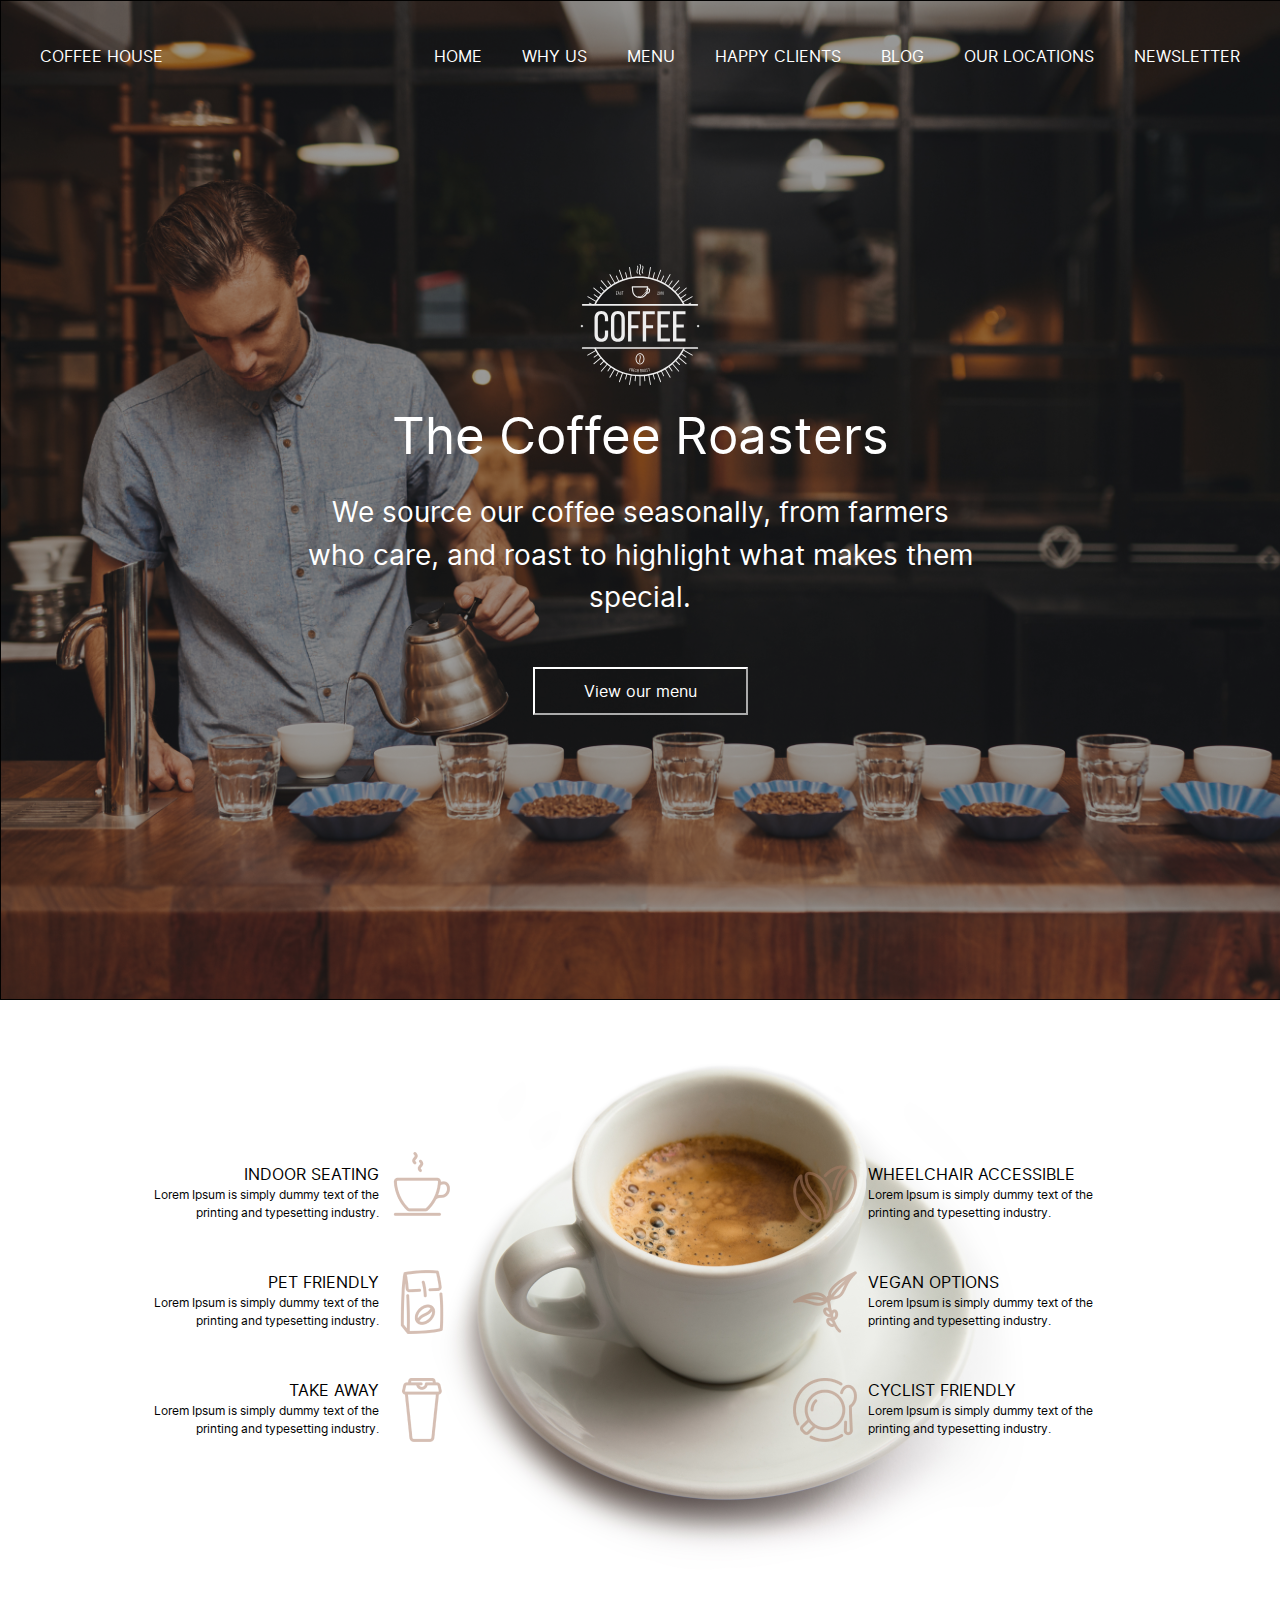
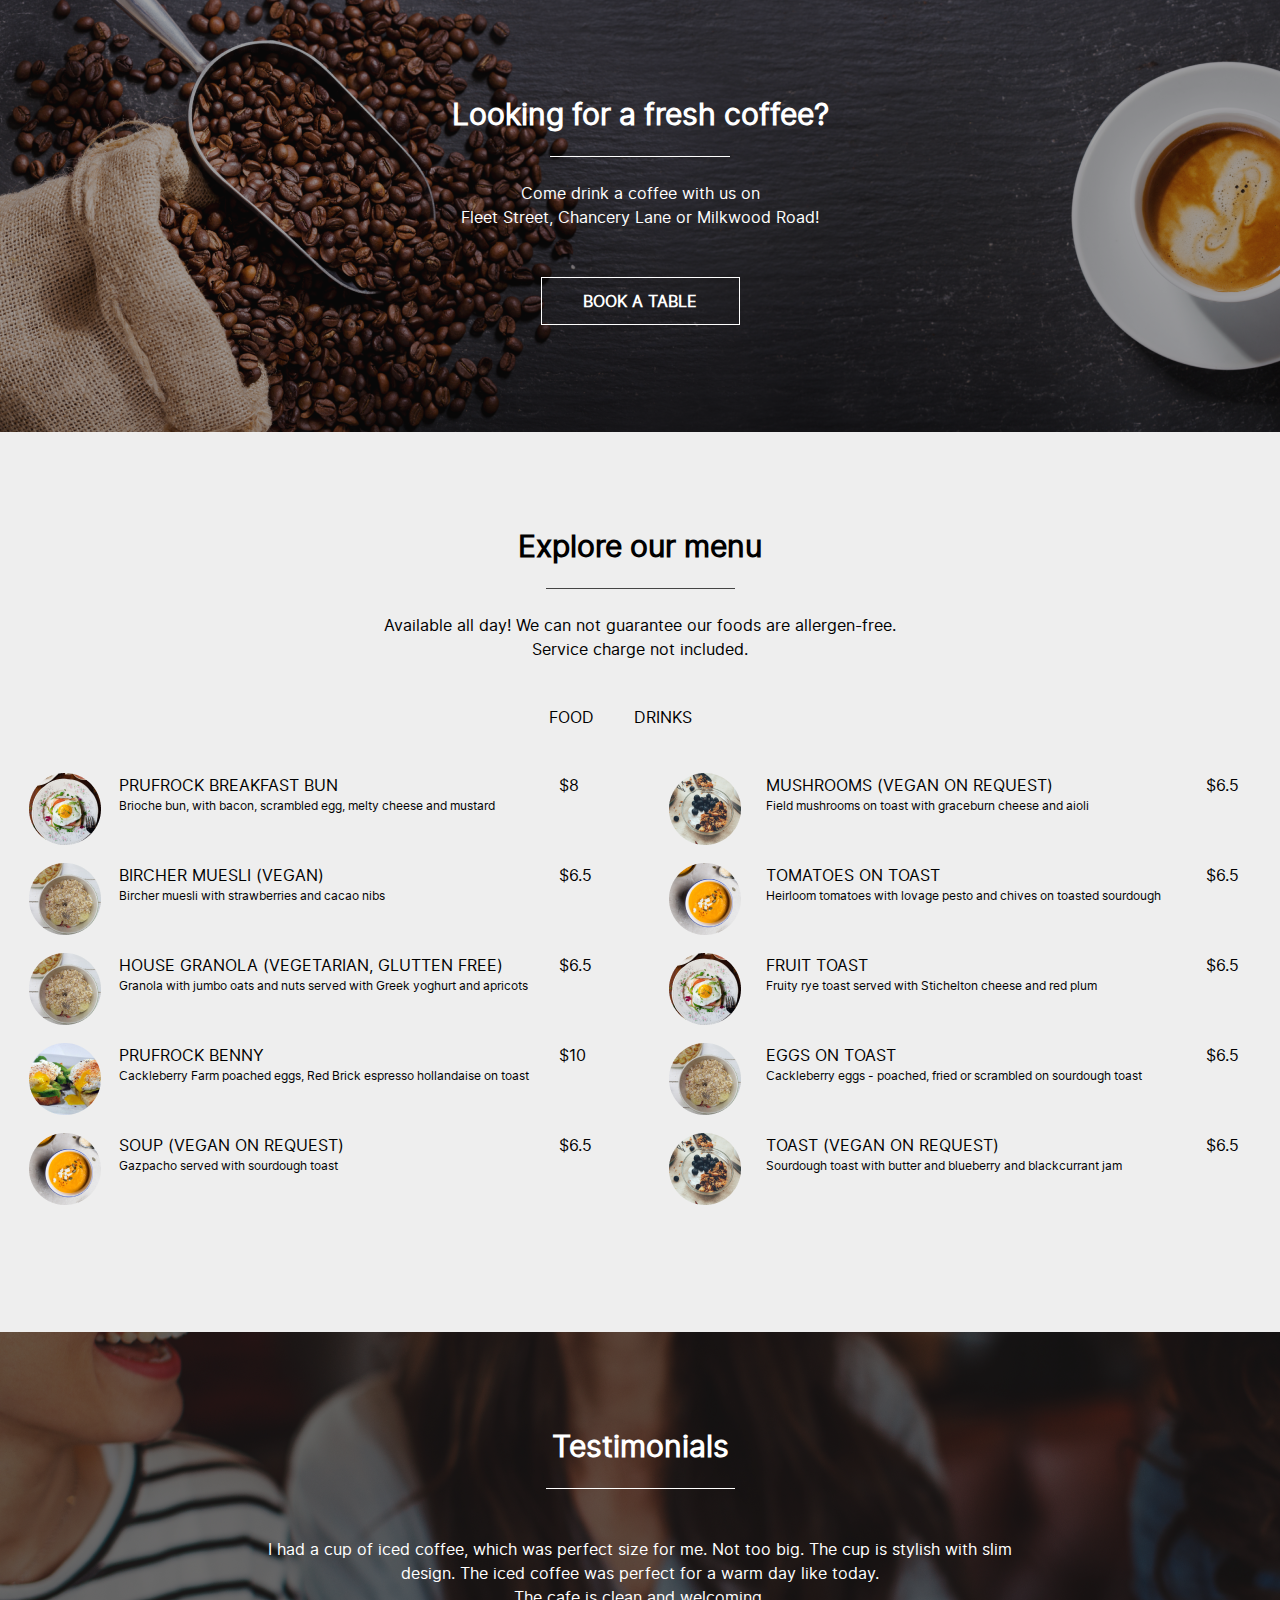
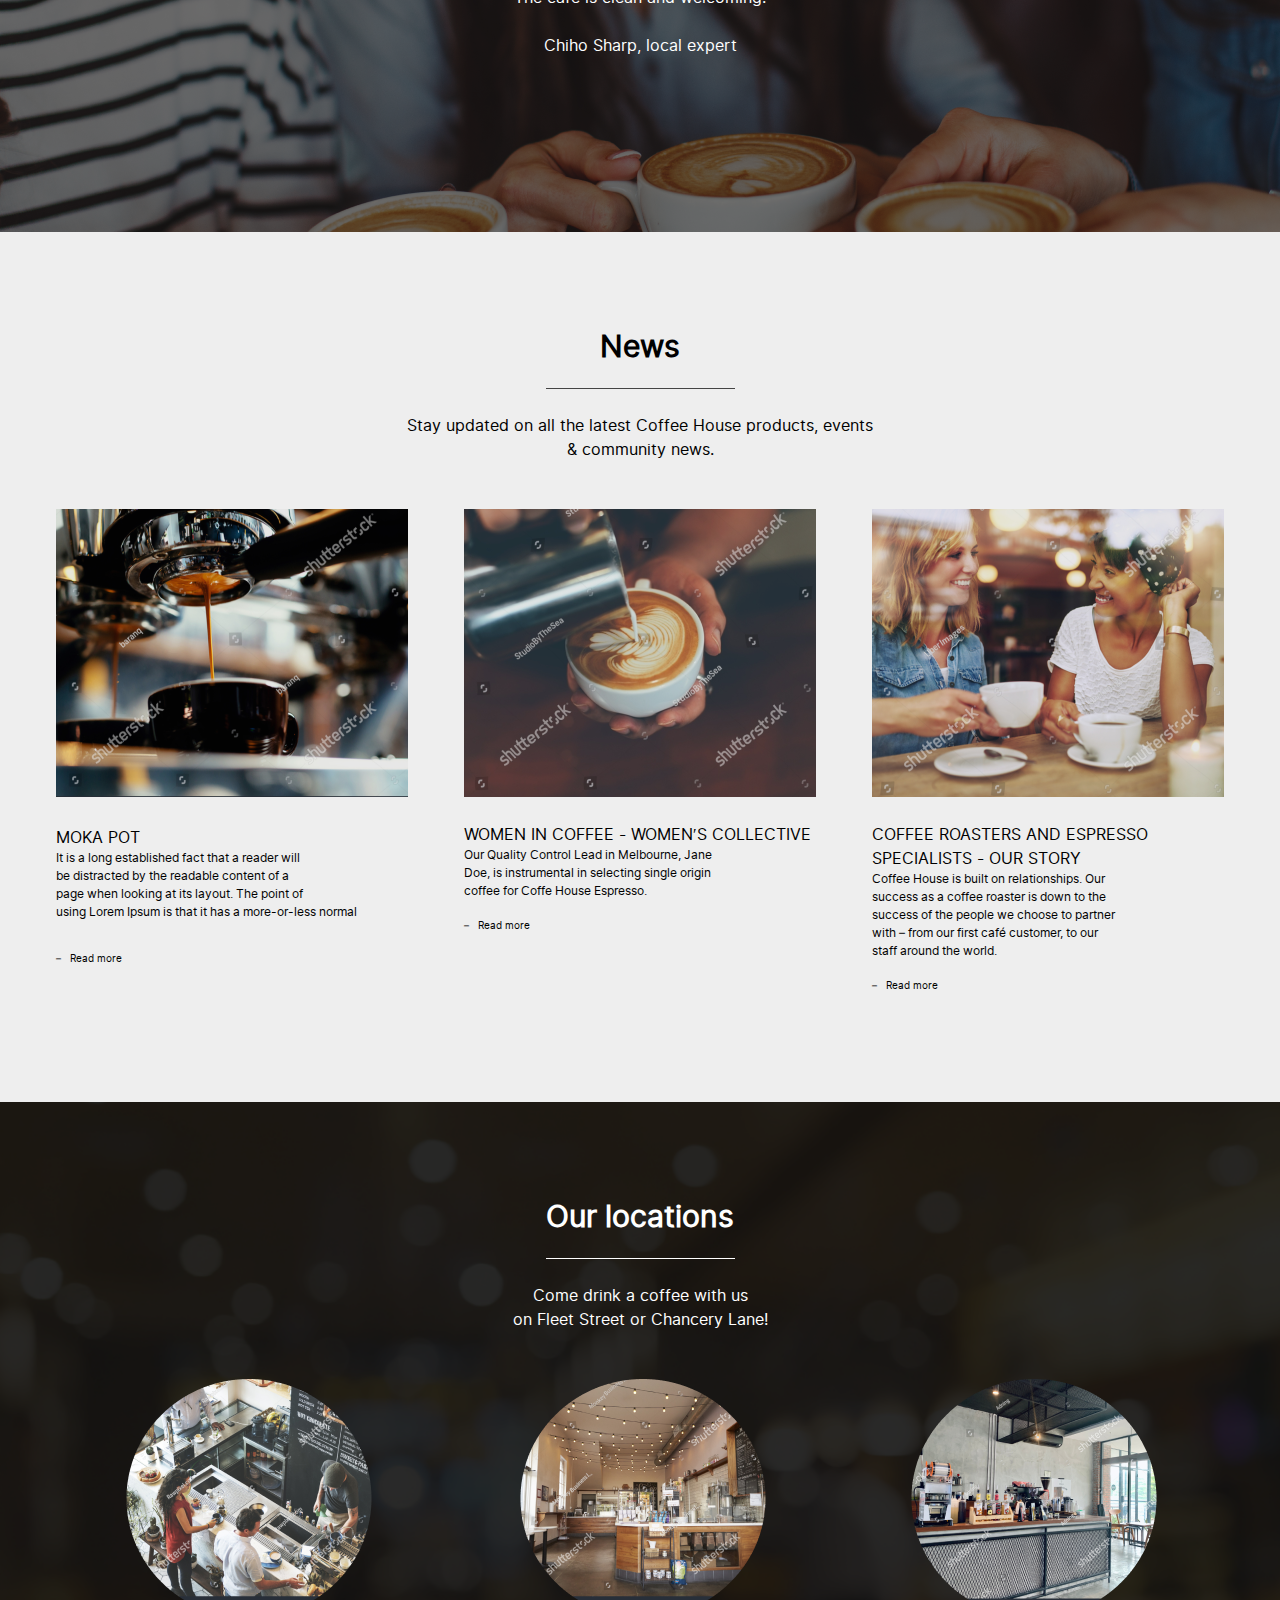
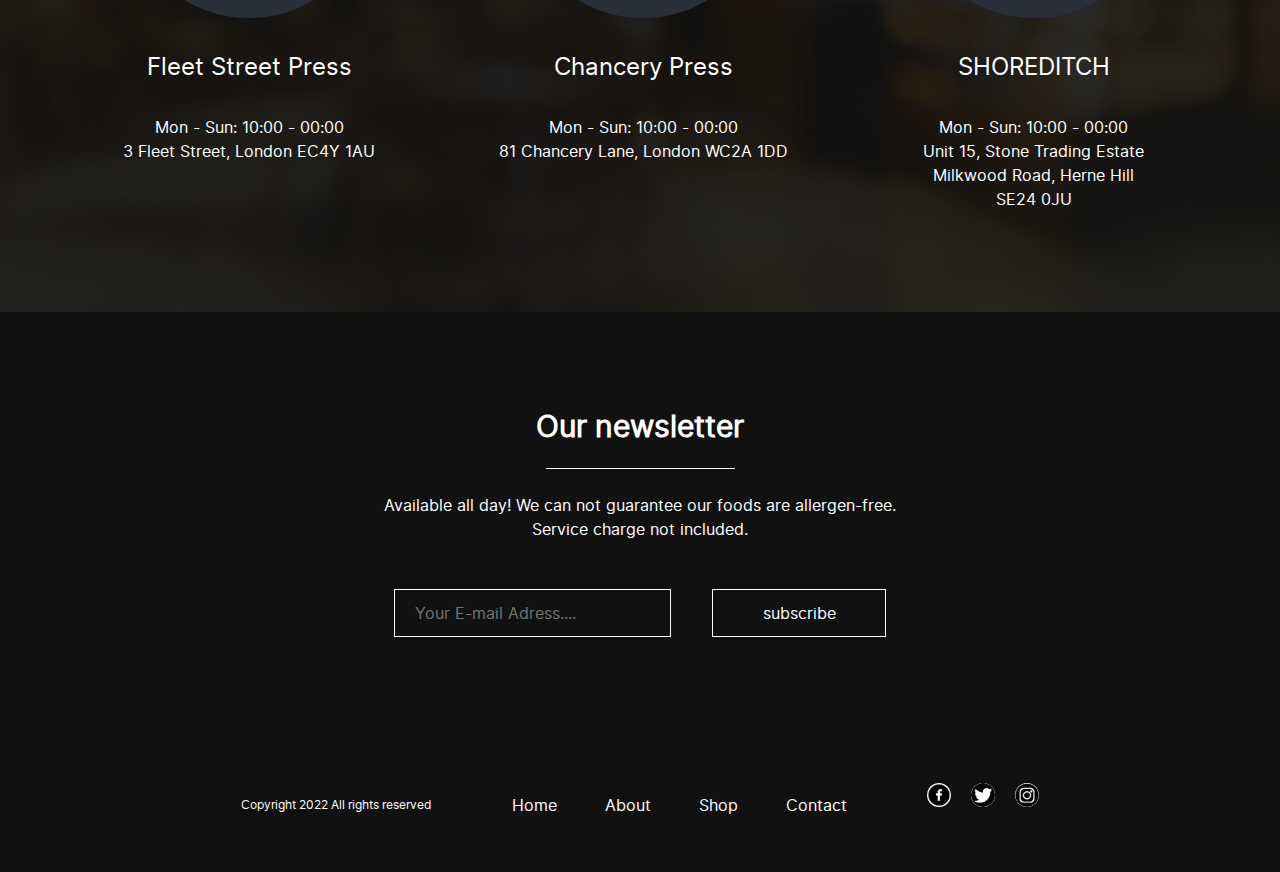
<file: index.html>
<!DOCTYPE html>
<html lang="en">

<head>
    <meta charset="UTF-8">
    <meta http-equiv="X-UA-Compatible" content="IE=edge">
    <meta name="viewport"
        content="width=device-width, initial-scale=1.0, minimum-scale=1.0, maximum-scale=1.0, user-scalable=no">
    <title>Document</title>
    <link rel="stylesheet" href="css/style.css">
</head>

<body>
    <main>
        <section class="main">
            <div class="hamburger">
                <span></span>
                <span></span>
                <span></span>
            </div>
            <header class="main__hdr"><a href="index.html">Coffee House</a></header>
            <nav class="main__nav">
                <ul class="main__nav-item">
                    <li class="main__nav-list"><a href="#home">Home</a></li>
                    <li class="main__nav-list"><a href="#why-us">why us</a></li>
                    <li class="main__nav-list"><a href="#menu">menu</a></li>
                    <li class="main__nav-list"><a href="#happy-clients">happy clients</a></li>
                    <li class="main__nav-list"><a href="#blog">blog</a></li>
                    <li class="main__nav-list"><a href="#our-locations">our locations</a></li>
                    <li class="main__nav-list"><a href="#newsletter">newsletter</a></li>
                </ul>
            </nav>
            <div class="main__text">
                <img class="main__img" src="img/Group_2.svg" alt="Icon">
                <h1 class="main__text-h1">The Coffee Roasters</h1>
                <p class="main__text-p">We source our coffee seasonally, from farmers <br> who care, and roast to
                    highlight what makes them <br> special.</p>
                <button class="main__btn">View our menu</button>
            </div>
        </section>
        <section class="product">
            <div class="product__left">
                <div class="product__left-coc">
                    <h4>INDOOR SEATING</h4>
                    <p class="product__left_cup">Lorem Ipsum is simply dummy text of the <br> printing and typesetting
                        industry.</p>
                </div>
                <div class="product__left-poc">
                    <h4>Pet Friendly</h4>
                    <p>Lorem Ipsum is simply dummy text of the <br> printing and typesetting industry.</p>
                </div>
                <div class="product__left-stakan">
                    <h4>Take Away</h4>
                    <p>Lorem Ipsum is simply dummy text of the <br> printing and typesetting industry.</p>
                </div>
            </div>
            <div class="product__right">
                <div class="product__right-grain">
                    <h4>Wheelchair Accessible</h4>
                    <p>Lorem Ipsum is simply dummy text of the <br> printing and typesetting industry.</p>
                </div>
                <div class="product__right-leaf">
                    <h4>Vegan Options</h4>
                    <p>Lorem Ipsum is simply dummy text of the <br> printing and typesetting industry.</p>
                </div>
                <div class="product__right-cws">
                    <h4>Cyclist Friendly</h4>
                    <p>Lorem Ipsum is simply dummy text of the <br> printing and typesetting industry.</p>
                </div>
            </div>
        </section>
        <section class="freshcoffee">
            <h2 class="freshcoffee__title">Looking for a fresh coffee?</h2>
            <hr class="freshcoffee__hr">
            <h4 class="freshcoffee__text">Come drink a coffee with us on <br>
                Fleet Street, Chancery Lane or Milkwood Road!</h4>
            <button class="freshcoffee__btn">book a table</button>
        </section>
        <section class="exmenu">
            <h2 class="exmenu__title">Explore our menu</h2>
            <hr class="exmenu__hr">
            <h4 class="exmenu__text">Available all day! We can not guarantee our foods are allergen-free. <br> Service
                charge not included.</h4>
            <ul class="exmenu__list">
                <li class="exmenu__item"><a class="second" href="#">FOOD</a></li>
                <li class="exmenu__item"><a class="second" href="#">DRINKS</a></li>
            </ul>
            <div class="exmenu__common">
                <div class="exmenu__left">
                    <div class="exmenu__left-m1">
                        <h4>Prufrock Breakfast Bun <span class="left">$8</span></h4>
                        <p>Brioche bun, with bacon, scrambled egg, melty cheese and mustard</p>
                    </div>
                    <div class="exmenu__left-m2">
                        <h4>Bircher muesli (VEgan) <span class="left">$6.5</span></h4>
                        <p>Bircher muesli with strawberries and cacao nibs</p>
                    </div>
                    <div class="exmenu__left-m3">
                        <h4>House Granola (Vegetarian, Glutten Free) <span class="left">$6.5</span></h4>
                        <p>Granola with jumbo oats and nuts served with Greek yoghurt and apricots</p>
                    </div>
                    <div class="exmenu__left-m4">
                        <h4>Prufrock benny <span class="left">$10</span></h4>
                        <p>Cackleberry Farm poached eggs, Red Brick espresso hollandaise on toast</p>
                    </div>
                    <div class="exmenu__left-m5">
                        <h4>Soup (Vegan on request) <span class="left">$6.5</span></h4>
                        <p>Gazpacho served with sourdough toast</p>
                    </div>
                </div>
                <div class="exmenu__right">
                    <div class="exmenu__right-m6">
                        <h4>Mushrooms (Vegan on request) <span class="right">$6.5</span></h4>
                        <p>Field mushrooms on toast with graceburn cheese and aioli</p>
                    </div>
                    <div class="exmenu__right-m7">
                        <h4>Tomatoes on toast <span class="right">$6.5</span></h4>
                        <p>Heirloom tomatoes with lovage pesto and chives on toasted sourdough</p>
                    </div>
                    <div class="exmenu__right-m8">
                        <h4>Fruit Toast <span class="right">$6.5</span></h4>
                        <p>Fruity rye toast served with Stichelton cheese and red plum</p>
                    </div>
                    <div class="exmenu__right-m9">
                        <h4>Eggs on toast <span class="right">$6.5</span></h4>
                        <p>Cackleberry eggs - poached, fried or scrambled on sourdough toast</p>
                    </div>
                    <div class="exmenu__right-m10">
                        <h4>Toast (Vegan on request) <span class="right">$6.5</span></h4>
                        <p>Sourdough toast with butter and blueberry and blackcurrant jam</p>
                    </div>
                </div>
            </div>
        </section>
        <section class="test">
            <h2 class="test__title">Testimonials</h2>
            <hr class="test__hr">
            <h4 class="test__text">I had a cup of iced coffee, which was perfect size for me. Not too big. The cup is
                stylish with slim <br> design. The iced coffee was perfect for a warm day like today. <br>
                The cafe is clean and welcoming. <br><br> Chiho Sharp, local expert</h4>
        </section>
        <section class="news">
            <h2 class="news__title">News</h2>
            <hr class="news__hr">
            <h4 class="news__text">Stay updated on all the latest Coffee House products, events <br> &amp; community
                news.</h4>
            <div class="news__articles">
                <div class="news__blog1">
                    <img class="news__img2" src="img/blog.png" alt="turka">
                    <h4>Moka pot</h4>
                    <p>It is a long established fact that a reader will <br> be distracted by the readable content of a
                        <br> page when looking at its layout. The point of <br> using Lorem Ipsum is that it has a
                        more-or-less normal
                    </p> <br><br>
                    <a class="news__link" href="#">&ndash; &nbsp; Read more</a>
                </div>
                <div class="news__blog2">
                    <img class="news__img1" src="img/blog1.png" alt="cup">
                    <h4>Women in Coffee - Women&prime;s Collective</h4>
                    <p>Our Quality Control Lead in Melbourne, Jane <br> Doe, is instrumental in selecting single origin
                        <br> coffee for Coffe House Espresso.
                    </p> <br><br>
                    <a class="news__link" href="#">&ndash; &nbsp; Read more</a>
                </div>
                <div class="news__blog3">
                    <img class="news__img" src="img/blog2.png" alt="chicks">
                    <h4>Coffee Roasters and Espresso <br> Specialists - Our Story</h4>
                    <p>Coffee House is built on relationships. Our <br> success as a coffee roaster is down to the <br>
                        success of the people we choose to partner <br> with – from our first café customer, to our <br>
                        staff around the world.</p> <br><br>
                    <a class="news__link" href="#">&ndash; &nbsp; Read more</a>
                </div>
            </div>
        </section>
        <section class="location">
            <h2 class="location__title">Our locations</h2>
            <hr class="location__hr">
            <h4 class="location__text">Come drink a coffee with us <br>
                on Fleet Street or Chancery Lane!</h4>
            <div class="loki">
                <div class="loki__one">
                    <img class="loki__img" src="img/Fleet_Street_Press.png" alt="coffee">
                    <h3>Fleet Street Press</h3>
                    <h4 class="loki__text">Mon - Sun: 10:00 - 00:00 <br> 3 Fleet Street, London EC4Y 1AU</h4>
                </div>
                <div class="loki__two">
                    <img class="loki__img2" src="img/Chancery_Press.png" alt="hall">
                    <h3>Chancery Press</h3>
                    <h4 class="loki__text2">Mon - Sun: 10:00 - 00:00 <br>81 Chancery Lane, London WC2A 1DD</h4>
                </div>
                <div class="loki__three">
                    <img class="loki__img3" src="img/SHOREDITCH.png" alt="bar">
                    <h3>SHOREDITCH</h3>
                    <h4 class="loki__text3">Mon - Sun: 10:00 - 00:00 <br>Unit 15, Stone Trading Estate <br>Milkwood
                        Road, Herne Hill <br> SE24 0JU</h4>
                </div>
            </div>
        </section>
        <footer class="footer">
            <h2 class="footer__title">Our newsletter</h2>
            <hr class="footer__hr">
            <h4 class="footer__text">Available all day! We can not guarantee our foods are allergen-free. <br> Service
                charge not included.</h4>
            <div>
                <input type="email" name="E-mail" id="#" placeholder="Your E-mail Adress....">
                <button class="footer__btn" type="submit">subscribe</button>
            </div>
            <div class="footer__low">
                <p>Copyright 2022 All rights reserved</p>
                <ul class="footer__list">
                    <li class="footer__item">Home</li>
                    <li class="footer__item">About</li>
                    <li class="footer__item">Shop</li>
                    <li class="footer__item">Contact</li>
                </ul>
                <div class="footer__soc">
                    <img class="footer__face" src="img/icons/facebook.png" alt="facebook">
                    <img class="footer__twit" src="img/icons/social.png" alt="twitter">
                    <img class="footer__inst" src="img/icons/instagram.png" alt="instagram">
                </div>
            </div>
        </footer>
    </main>
    <script src="js/script.js"></script>
</body>

</html>
</file>
<file: css/style.css>
/*! normalize.css v8.0.1 | MIT License | github.com/necolas/normalize.css */
/* Document
   ========================================================================== */
/**
 * 1. Correct the line height in all browsers.
 * 2. Prevent adjustments of font size after orientation changes in iOS.
 */
html {
  line-height: 1.15; /* 1 */
  -webkit-text-size-adjust: 100%; /* 2 */
}

/* Sections
   ========================================================================== */
/**
 * Remove the margin in all browsers.
 */
body {
  margin: 0;
}

/**
 * Render the `main` element consistently in IE.
 */
main {
  display: block;
}

/**
 * Correct the font size and margin on `h1` elements within `section` and
 * `article` contexts in Chrome, Firefox, and Safari.
 */
h1 {
  font-size: 2em;
  margin: 0.67em 0;
}

/* Grouping content
   ========================================================================== */
/**
 * 1. Add the correct box sizing in Firefox.
 * 2. Show the overflow in Edge and IE.
 */
hr {
  box-sizing: content-box; /* 1 */
  height: 0; /* 1 */
  overflow: visible; /* 2 */
}

/**
 * 1. Correct the inheritance and scaling of font size in all browsers.
 * 2. Correct the odd `em` font sizing in all browsers.
 */
pre {
  font-family: monospace, monospace; /* 1 */
  font-size: 1em; /* 2 */
}

/* Text-level semantics
   ========================================================================== */
/**
 * Remove the gray background on active links in IE 10.
 */
a {
  background-color: transparent;
}

/**
 * 1. Remove the bottom border in Chrome 57-
 * 2. Add the correct text decoration in Chrome, Edge, IE, Opera, and Safari.
 */
abbr[title] {
  border-bottom: none; /* 1 */
  text-decoration: underline; /* 2 */
  text-decoration: underline dotted; /* 2 */
}

/**
 * Add the correct font weight in Chrome, Edge, and Safari.
 */
b,
strong {
  font-weight: bolder;
}

/**
 * 1. Correct the inheritance and scaling of font size in all browsers.
 * 2. Correct the odd `em` font sizing in all browsers.
 */
code,
kbd,
samp {
  font-family: monospace, monospace; /* 1 */
  font-size: 1em; /* 2 */
}

/**
 * Add the correct font size in all browsers.
 */
small {
  font-size: 80%;
}

/**
 * Prevent `sub` and `sup` elements from affecting the line height in
 * all browsers.
 */
sub,
sup {
  font-size: 75%;
  line-height: 0;
  position: relative;
  vertical-align: baseline;
}

sub {
  bottom: -0.25em;
}

sup {
  top: -0.5em;
}

/* Embedded content
   ========================================================================== */
/**
 * Remove the border on images inside links in IE 10.
 */
img {
  border-style: none;
}

/* Forms
   ========================================================================== */
/**
 * 1. Change the font styles in all browsers.
 * 2. Remove the margin in Firefox and Safari.
 */
button,
input,
optgroup,
select,
textarea {
  font-family: inherit; /* 1 */
  font-size: 100%; /* 1 */
  line-height: 1.15; /* 1 */
  margin: 0; /* 2 */
}

/**
 * Show the overflow in IE.
 * 1. Show the overflow in Edge.
 */
button,
input { /* 1 */
  overflow: visible;
}

/**
 * Remove the inheritance of text transform in Edge, Firefox, and IE.
 * 1. Remove the inheritance of text transform in Firefox.
 */
button,
select { /* 1 */
  text-transform: none;
}

/**
 * Correct the inability to style clickable types in iOS and Safari.
 */
button,
[type=button],
[type=reset],
[type=submit] {
  -webkit-appearance: button;
}

/**
 * Remove the inner border and padding in Firefox.
 */
button::-moz-focus-inner,
[type=button]::-moz-focus-inner,
[type=reset]::-moz-focus-inner,
[type=submit]::-moz-focus-inner {
  border-style: none;
  padding: 0;
}

/**
 * Restore the focus styles unset by the previous rule.
 */
button:-moz-focusring,
[type=button]:-moz-focusring,
[type=reset]:-moz-focusring,
[type=submit]:-moz-focusring {
  outline: 1px dotted ButtonText;
}

/**
 * Correct the padding in Firefox.
 */
fieldset {
  padding: 0.35em 0.75em 0.625em;
}

/**
 * 1. Correct the text wrapping in Edge and IE.
 * 2. Correct the color inheritance from `fieldset` elements in IE.
 * 3. Remove the padding so developers are not caught out when they zero out
 *    `fieldset` elements in all browsers.
 */
legend {
  box-sizing: border-box; /* 1 */
  color: inherit; /* 2 */
  display: table; /* 1 */
  max-width: 100%; /* 1 */
  padding: 0; /* 3 */
  white-space: normal; /* 1 */
}

/**
 * Add the correct vertical alignment in Chrome, Firefox, and Opera.
 */
progress {
  vertical-align: baseline;
}

/**
 * Remove the default vertical scrollbar in IE 10+.
 */
textarea {
  overflow: auto;
}

/**
 * 1. Add the correct box sizing in IE 10.
 * 2. Remove the padding in IE 10.
 */
[type=checkbox],
[type=radio] {
  box-sizing: border-box; /* 1 */
  padding: 0; /* 2 */
}

/**
 * Correct the cursor style of increment and decrement buttons in Chrome.
 */
[type=number]::-webkit-inner-spin-button,
[type=number]::-webkit-outer-spin-button {
  height: auto;
}

/**
 * 1. Correct the odd appearance in Chrome and Safari.
 * 2. Correct the outline style in Safari.
 */
[type=search] {
  -webkit-appearance: textfield; /* 1 */
  outline-offset: -2px; /* 2 */
}

/**
 * Remove the inner padding in Chrome and Safari on macOS.
 */
[type=search]::-webkit-search-decoration {
  -webkit-appearance: none;
}

/**
 * 1. Correct the inability to style clickable types in iOS and Safari.
 * 2. Change font properties to `inherit` in Safari.
 */
::-webkit-file-upload-button {
  -webkit-appearance: button; /* 1 */
  font: inherit; /* 2 */
}

/* Interactive
   ========================================================================== */
/*
 * Add the correct display in Edge, IE 10+, and Firefox.
 */
details {
  display: block;
}

/*
 * Add the correct display in all browsers.
 */
summary {
  display: list-item;
}

/* Misc
   ========================================================================== */
/**
 * Add the correct display in IE 10+.
 */
template {
  display: none;
}

/**
 * Add the correct display in IE 10.
 */
[hidden] {
  display: none;
}

html, body, div, span, applet, object, iframe,
h1, h2, h3, h4, h5, h6, p, blockquote, pre,
a, abbr, acronym, address, big, cite, code,
del, dfn, em, img, ins, kbd, q, s, samp,
small, strike, strong, sub, sup, tt, var,
b, u, i, center,
dl, dt, dd, ol, ul, li,
fieldset, form, label, legend,
table, caption, tbody, tfoot, thead, tr, th, td,
article, aside, canvas, details, embed,
figure, figcaption, footer, header, hgroup,
menu, nav, output, ruby, section, summary,
time, mark, audio, video {
  margin: 0;
  padding: 0;
  border: 0;
  font-size: 100%;
  font: inherit;
  vertical-align: baseline;
}

article, aside, details, figcaption, figure,
footer, header, hgroup, menu, nav, section {
  display: block;
}

html {
  height: 100%;
}

body {
  line-height: 1;
}

ol, ul {
  list-style: none;
}

blockquote, q {
  quotes: none;
}

blockquote:before, blockquote:after,
q:before, q:after {
  content: "";
  content: none;
}

table {
  border-collapse: collapse;
  border-spacing: 0;
}

* {
  box-sizing: border-box;
}

html {
  margin: 0px;
  font-size: 10px;
  font-family: "Inter";
  overflow-x: hidden;
}

h2 {
  font-size: 4rem;
  font-weight: bold;
  line-height: 1.2;
}
@media (max-width: 2200px) {
  h2 {
    font-size: 3rem;
  }
}
@media (max-width: 576px) {
  h2 {
    font-size: 2.5rem;
  }
}

h3 {
  font-size: 2.4rem;
  font-weight: normal;
  line-height: 2;
}
@media (max-width: 576px) {
  h3 {
    font-size: 3rem;
  }
}

h4 {
  font-size: 1.6rem;
  color: #000;
  text-transform: uppercase;
  line-height: 1.5;
}
@media (max-width: 768px) {
  h4 {
    font-size: 2rem;
    line-height: 1.6;
  }
}
@media (max-width: 576px) {
  h4 {
    font-size: 1.8rem;
  }
}

p {
  font-size: 1.2rem;
  font-weight: normal;
  line-height: 1.5;
}
@media (max-width: 768px) {
  p {
    font-size: 1.7rem;
    line-height: 2;
  }
}
@media (max-width: 576px) {
  p {
    line-height: 1.5;
  }
}

@font-face {
  font-family: "inter";
  src: url("../fonts/inter.ttf") format("truetype");
  src: url("../fonts/inter.woff") format("woff");
  src: url("../fonts/inter.woff2") format("woff2");
  font-weight: normal;
  font-style: normal;
}
.main {
  height: 100rem;
  width: 100%;
  background-image: url(../img/hero.png);
  background-size: cover;
  background-repeat: no-repeat;
  background-blend-mode: darken;
}
.main__nav-item {
  display: flex;
  flex-direction: row;
  justify-content: flex-end;
  font-size: 1.6rem;
  padding-top: 4.8rem;
}
@media (max-width: 768px) {
  .main__nav-item {
    right: -100%;
    position: fixed;
    top: 0;
    height: 200vh;
    background: black;
    flex-direction: column;
    height: 100%;
    justify-content: space-evenly;
    z-index: 20;
    transition: 1s all;
  }
}
.main__nav-list {
  margin-right: 4rem;
  text-transform: uppercase;
  color: #fff;
}
.main__nav-list:hover, .main__nav-list:focus {
  transform: scale(1.3);
  font-style: italic;
  font-weight: 700;
}
@media (max-width: 768px) {
  .main__nav-list {
    flex-direction: column;
    height: 7rem;
    justify-content: space-evenly;
    font-size: 2rem;
    align-items: center;
    display: flex;
  }
}
.main__hdr {
  color: #eee;
  font-size: 1.6rem;
  margin-left: 4rem;
  position: absolute;
  top: 4.8rem;
  text-transform: uppercase;
}
@media (max-width: 768px) {
  .main__hdr {
    font-size: 2rem;
  }
}
.main__hdr:hover, .main__hdr:focus {
  transform: scale(1.3);
  font-style: italic;
  font-weight: 700;
}
.main__text {
  display: flex;
  flex-direction: column;
  align-items: center;
  padding-top: 20rem;
}
.main__text-h1 {
  font-size: calc(4.6rem + 5 * (100vw - 320px) / 960);
  color: #fff;
  margin-bottom: 3rem;
}
@media (max-width: 576px) {
  .main__text-h1 {
    text-align: center;
  }
}
.main__text-p {
  font-size: calc(2.8rem + 0.4 * (100vw - 320px) / 960);
  color: #fff;
  text-align: center;
  margin-bottom: 4.8rem;
}
.main__img {
  display: inline-block;
  width: 12rem;
  height: 12.2rem;
  margin-bottom: 2.4rem;
}
.main__btn {
  width: 21.5rem;
  height: 4.8rem;
  border-color: #fff;
  background-color: transparent;
  color: #fff;
  font-size: 1.6rem;
  cursor: pointer;
}
.main__btn:hover, .main__btn:focus {
  background-color: #fff;
  color: #000;
}
@media (max-width: 576px) {
  .main {
    height: 86rem;
  }
}

a {
  text-decoration: none;
  color: #fff;
}

.second {
  color: #000;
}

.product {
  height: 60rem;
  width: 100%;
  background-image: url(../img/product_features.png);
  background-size: cover;
  display: flex;
  align-items: center;
  justify-content: space-around;
}
@media (max-width: 768px) {
  .product {
    background-image: none;
  }
}
@media (max-width: 576px) {
  .product {
    height: auto;
    flex-direction: column;
  }
  .product p {
    margin-bottom: 6rem;
  }
}
.product__left-coc {
  position: relative;
  text-align: right;
  margin-bottom: 4.8rem;
  right: 5.4rem;
}
@media (max-width: 768px) {
  .product__left-coc {
    right: 0;
  }
}
@media (max-width: 576px) {
  .product__left-coc {
    margin-top: 6rem;
  }
}
.product__left-coc:after {
  content: url(../img/icons/cupofcoffee.png);
  position: absolute;
  top: -1rem;
  right: -7.5rem;
}
@media (max-width: 768px) {
  .product__left-coc:after {
    display: none;
  }
}
.product__left-coc:before {
  display: none;
  content: url(../img/icons/cupofcoffee.png);
  position: absolute;
  top: -45%;
  right: 19.5rem;
}
@media (max-width: 768px) {
  .product__left-coc:before {
    display: block;
  }
}
.product__left-poc {
  position: relative;
  text-align: right;
  margin-bottom: 4.8rem;
  right: 5.4rem;
}
@media (max-width: 768px) {
  .product__left-poc {
    right: 0;
  }
}
.product__left-poc::after {
  content: url(../img/icons/paket_of_coffee.png);
  position: absolute;
  top: 0;
  right: -7.5rem;
}
@media (max-width: 768px) {
  .product__left-poc::after {
    display: none;
  }
}
.product__left-poc::before {
  content: url(../img/icons/paket_of_coffee.png);
  position: absolute;
  top: -45%;
  right: 19.5rem;
}
@media (max-width: 2200px) {
  .product__left-poc::before {
    display: none;
  }
}
@media (max-width: 768px) {
  .product__left-poc::before {
    display: block;
  }
}
.product__left-stakan {
  position: relative;
  text-align: right;
  margin-bottom: 4.8rem;
  right: 5.4rem;
}
@media (max-width: 768px) {
  .product__left-stakan {
    right: 0;
  }
}
.product__left-stakan::after {
  content: url(../img/icons/stakan.png);
  position: absolute;
  top: 0;
  right: -7.5rem;
}
@media (max-width: 768px) {
  .product__left-stakan::after {
    display: none;
  }
}
.product__left-stakan::before {
  content: url(../img/icons/stakan.png);
  position: absolute;
  top: -45%;
  right: 19.5rem;
}
@media (max-width: 2200px) {
  .product__left-stakan::before {
    display: none;
  }
}
@media (max-width: 768px) {
  .product__left-stakan::before {
    display: block;
  }
}
.product__left-stakan:last-child {
  margin-bottom: 0;
}
.product__right-grain {
  position: relative;
  text-align: left;
  margin-bottom: 4.8rem;
  left: 2rem;
}
@media (max-width: 768px) {
  .product__right-grain {
    left: 0;
  }
}
.product__right-grain::before {
  content: url(../img/icons/grain.png);
  position: absolute;
  left: -7.5rem;
}
@media (max-width: 768px) {
  .product__right-grain::before {
    display: none;
  }
}
.product__right-grain::after {
  content: url(../img/icons/grain.png);
  position: absolute;
  left: 26rem;
  top: -45%;
}
@media (max-width: 2200px) {
  .product__right-grain::after {
    display: none;
  }
}
@media (max-width: 768px) {
  .product__right-grain::after {
    display: block;
  }
}
.product__right-leaf {
  position: relative;
  text-align: left;
  margin-bottom: 4.8rem;
  left: 2rem;
}
@media (max-width: 768px) {
  .product__right-leaf {
    left: 0;
  }
}
.product__right-leaf::before {
  content: url(../img/icons/leaf.png);
  position: absolute;
  left: -7.5rem;
}
@media (max-width: 768px) {
  .product__right-leaf::before {
    display: none;
  }
}
.product__right-leaf::after {
  content: url(../img/icons/leaf.png);
  position: absolute;
  left: 26rem;
  top: -45%;
}
@media (max-width: 2200px) {
  .product__right-leaf::after {
    display: none;
  }
}
@media (max-width: 768px) {
  .product__right-leaf::after {
    display: block;
  }
}
.product__right-cws {
  position: relative;
  text-align: left;
  margin-bottom: 4.8rem;
  left: 2rem;
}
@media (max-width: 768px) {
  .product__right-cws {
    left: 0;
  }
}
.product__right-cws::before {
  content: url(../img/icons/cup_with_spoon.png);
  position: absolute;
  left: -7.5rem;
}
@media (max-width: 768px) {
  .product__right-cws::before {
    display: none;
  }
}
.product__right-cws::after {
  content: url(../img/icons/cup_with_spoon.png);
  position: absolute;
  left: 26rem;
  top: -45%;
}
@media (max-width: 2200px) {
  .product__right-cws::after {
    display: none;
  }
}
@media (max-width: 768px) {
  .product__right-cws::after {
    display: block;
  }
}
.product__right-cws:last-child {
  margin-bottom: 0;
}

.freshcoffee {
  height: 43.2rem;
  width: 100%;
  background-image: url(../img/cta.png);
  background-color: #111;
  background-size: cover;
  text-align: center;
  color: #fff;
  padding-top: 9.6rem;
}
@media (max-width: 576px) {
  .freshcoffee {
    height: 52.2rem;
  }
}
.freshcoffee__hr {
  width: 18rem;
  height: 0.1rem;
  border: none;
  background-color: #fff;
  margin-bottom: 2.4rem;
}
.freshcoffee__title {
  margin-bottom: 2.4rem;
}
.freshcoffee__text {
  margin-bottom: 4.8rem;
  color: #fff;
  text-transform: none;
}
.freshcoffee__btn {
  width: 199px;
  height: 48px;
  border: solid 1px #fff;
  background-color: transparent;
  color: #fff;
  text-transform: uppercase;
  font-size: 1.6rem;
  font-weight: bold;
  cursor: pointer;
}
.freshcoffee__btn:hover, .freshcoffee__btn:focus {
  background-color: #fff;
  color: #000;
}

.left {
  left: 44rem;
  position: absolute;
}
@media (max-width: 768px) {
  .left {
    left: 52rem;
  }
}

.right {
  position: absolute;
  left: 44rem;
}
@media (max-width: 768px) {
  .right {
    left: 52rem;
  }
}

@media (max-width: 576px) {
  .second {
    font-size: 2rem;
  }
}

.exmenu {
  height: 90rem;
  background: #eee;
  width: 100%;
  text-align: center;
  padding-top: 9.6rem;
}
@media (max-width: 768px) {
  .exmenu {
    height: auto;
  }
}
.exmenu__hr {
  width: 18.9rem;
  height: 0.1rem;
  background-color: #444;
  border: none;
  flex-grow: 0;
  margin-bottom: 2.4rem;
}
.exmenu__title {
  margin-bottom: 2.4rem;
}
.exmenu__text {
  text-transform: none;
  margin-bottom: 4.8rem;
}
.exmenu__list {
  display: flex;
  justify-content: center;
}
.exmenu__item {
  margin-right: 4rem;
  font-size: 1.6rem;
  margin-bottom: 4.8rem;
}
.exmenu__item:hover, .exmenu__item:focus {
  background-color: rgba(205, 191, 191, 0.8235294118);
  border-radius: 6px;
  padding: 5px;
}
.exmenu__common {
  display: flex;
  text-align: center;
  justify-content: space-around;
}
@media (max-width: 768px) {
  .exmenu__common {
    flex-direction: column;
    align-items: flex-start;
    margin-left: 13rem;
    padding-bottom: 5rem;
  }
}
.exmenu__left {
  position: relative;
  text-align: left;
  display: inline-block;
  margin-bottom: 5rem;
  max-width: 50rem;
}
@media (max-width: 576px) {
  .exmenu__left {
    margin-right: 1rem;
  }
}
.exmenu__left-m1 {
  position: relative;
  margin-bottom: 4.8rem;
}
.exmenu__left-m1:hover, .exmenu__left-m1:focus {
  background-color: rgba(205, 191, 191, 0.8235294118);
  border-radius: 6px;
  padding: 5px;
}
.exmenu__left-m1:before {
  content: url(../img/menu/1.png);
  position: absolute;
  left: -9rem;
}
.exmenu__left-m2 {
  margin-bottom: 4.8rem;
}
.exmenu__left-m2:hover, .exmenu__left-m2:focus {
  background-color: rgba(205, 191, 191, 0.8235294118);
  border-radius: 6px;
  padding: 5px;
}
.exmenu__left-m2:before {
  content: url(../img/menu/2.png);
  position: absolute;
  left: -9rem;
}
.exmenu__left-m3 {
  margin-bottom: 4.8rem;
}
.exmenu__left-m3:hover, .exmenu__left-m3:focus {
  background-color: rgba(205, 191, 191, 0.8235294118);
  border-radius: 6px;
  padding: 5px;
}
.exmenu__left-m3:before {
  content: url(../img/menu/2.png);
  position: absolute;
  left: -9rem;
}
.exmenu__left-m4 {
  margin-bottom: 4.8rem;
}
.exmenu__left-m4:hover, .exmenu__left-m4:focus {
  background-color: rgba(205, 191, 191, 0.8235294118);
  border-radius: 6px;
  padding: 5px;
}
.exmenu__left-m4:before {
  content: url(../img/menu/4.png);
  position: absolute;
  left: -9rem;
}
.exmenu__left-m5:hover, .exmenu__left-m5:focus {
  background-color: rgba(205, 191, 191, 0.8235294118);
  border-radius: 6px;
  padding: 5px;
}
.exmenu__left-m5:before {
  content: url(../img/menu/5.png);
  position: absolute;
  left: -9rem;
}
.exmenu__right {
  text-align: left;
  position: relative;
  display: inline-block;
  max-width: 50rem;
}
@media (max-width: 576px) {
  .exmenu__right {
    margin-right: 1rem;
  }
}
.exmenu__right-m6 {
  margin-bottom: 4.8rem;
}
.exmenu__right-m6:hover, .exmenu__right-m6:focus {
  background-color: rgba(205, 191, 191, 0.8235294118);
  border-radius: 6px;
  padding: 5px;
}
.exmenu__right-m6::before {
  content: url(../img/menu/6.png);
  position: absolute;
  right: 42rem;
}
@media (max-width: 2200px) {
  .exmenu__right-m6::before {
    right: 42rem;
  }
}
@media (max-width: 768px) {
  .exmenu__right-m6::before {
    right: 52rem;
  }
}
@media (max-width: 576px) {
  .exmenu__right-m6::before {
    right: 109%;
  }
}
.exmenu__right-m7 {
  margin-bottom: 4.8rem;
}
.exmenu__right-m7:hover, .exmenu__right-m7:focus {
  background-color: rgba(205, 191, 191, 0.8235294118);
  border-radius: 6px;
  padding: 5px;
}
.exmenu__right-m7::before {
  content: url(../img/menu/7.png);
  position: absolute;
  right: 42rem;
}
@media (max-width: 2200px) {
  .exmenu__right-m7::before {
    right: 42rem;
  }
}
@media (max-width: 768px) {
  .exmenu__right-m7::before {
    right: 52rem;
  }
}
@media (max-width: 576px) {
  .exmenu__right-m7::before {
    right: 109%;
  }
}
.exmenu__right-m8 {
  margin-bottom: 4.8rem;
}
.exmenu__right-m8:hover, .exmenu__right-m8:focus {
  background-color: rgba(205, 191, 191, 0.8235294118);
  border-radius: 6px;
  padding: 5px;
}
.exmenu__right-m8::before {
  content: url(../img/menu/8.png);
  position: absolute;
  right: 42rem;
}
@media (max-width: 2200px) {
  .exmenu__right-m8::before {
    right: 42rem;
  }
}
@media (max-width: 768px) {
  .exmenu__right-m8::before {
    right: 52rem;
  }
}
@media (max-width: 576px) {
  .exmenu__right-m8::before {
    right: 109%;
  }
}
.exmenu__right-m9 {
  margin-bottom: 4.8rem;
}
.exmenu__right-m9:hover, .exmenu__right-m9:focus {
  background-color: rgba(205, 191, 191, 0.8235294118);
  border-radius: 6px;
  padding: 5px;
}
.exmenu__right-m9::before {
  content: url(../img/menu/9.png);
  position: absolute;
  right: 42rem;
}
@media (max-width: 2200px) {
  .exmenu__right-m9::before {
    right: 42rem;
  }
}
@media (max-width: 768px) {
  .exmenu__right-m9::before {
    right: 52rem;
  }
}
@media (max-width: 576px) {
  .exmenu__right-m9::before {
    right: 109%;
  }
}
.exmenu__right-m10:hover, .exmenu__right-m10:focus {
  background-color: rgba(205, 191, 191, 0.8235294118);
  border-radius: 6px;
  padding: 5px;
}
.exmenu__right-m10::before {
  content: url(../img/menu/10.png);
  position: absolute;
  right: 42rem;
}
@media (max-width: 2200px) {
  .exmenu__right-m10::before {
    right: 42rem;
  }
}
@media (max-width: 768px) {
  .exmenu__right-m10::before {
    right: 52rem;
  }
}
@media (max-width: 576px) {
  .exmenu__right-m10::before {
    right: 109%;
  }
}

.test {
  height: 50rem;
  width: 100%;
  background-image: url(../img/testimonials.png);
  background-color: #111;
  color: #fff;
  text-align: center;
  padding-top: 9.6rem;
}
.test__hr {
  border: none;
  background-color: #fff;
  width: 18.9rem;
  height: 0.1rem;
  margin-bottom: 4.8rem;
}
.test__text {
  color: #fff;
  text-transform: none;
}
@media (max-width: 768px) {
  .test__text {
    width: 60rem;
    margin-left: 9rem;
  }
}
@media (max-width: 576px) {
  .test__text {
    width: 100%;
    margin: 0;
    font-size: 1.7rem;
    padding: 1rem;
  }
}
.test__title {
  margin-bottom: 2.4rem;
}

.news {
  position: relative;
  height: 87rem;
  width: 100%;
  background: #eee;
  padding-top: 9.6rem;
  text-align: center;
}
@media (max-width: 768px) {
  .news {
    height: auto;
  }
}
.news__text {
  margin-bottom: 4.8rem;
  text-transform: none;
}
.news__articles {
  display: flex;
  justify-content: space-evenly;
}
@media (max-width: 768px) {
  .news__articles {
    flex-direction: column;
    align-items: center;
    margin-left: 10rem;
  }
}
@media (max-width: 576px) {
  .news__articles {
    margin: 0;
    padding: 20px;
  }
}
.news__hr {
  border: none;
  background-color: #444;
  width: 18.9rem;
  height: 0.1rem;
  margin-bottom: 2.4rem;
}
.news__title {
  margin-bottom: 2.4rem;
}
.news__blog1 {
  text-align: left;
  line-height: 1.5;
}
@media (max-width: 768px) {
  .news__blog1 {
    margin-bottom: 3rem;
  }
}
.news__blog2 {
  text-align: left;
}
@media (max-width: 768px) {
  .news__blog2 {
    margin-bottom: 3rem;
  }
}
.news__blog3 {
  text-align: left;
}
@media (max-width: 768px) {
  .news__blog3 {
    margin-left: -8rem;
    margin-bottom: 3rem;
  }
}
@media (max-width: 576px) {
  .news__blog3 {
    margin-left: 0;
  }
}
.news__img {
  margin-bottom: 2.4rem;
}
@media (max-width: 576px) {
  .news__img {
    width: auto;
    margin-top: 7rem;
  }
}
.news__img1 {
  margin-bottom: 2.4rem;
}
@media (max-width: 576px) {
  .news__img1 {
    width: auto;
    margin-top: 7rem;
  }
}
.news__img2 {
  margin-bottom: 2.4rem;
}
@media (max-width: 576px) {
  .news__img2 {
    width: auto;
    margin-top: 7rem;
  }
  .news__img2:first-child {
    margin-top: 0;
  }
}
.news__link {
  color: #000;
}
@media (max-width: 768px) {
  .news__link {
    font-size: 2rem;
  }
}

.location {
  height: 81rem;
  width: 100%;
  background-image: url(../img/locations.png);
  background-size: cover;
  color: #fff;
  text-align: center;
  padding-top: 9.6rem;
}
@media (max-width: 768px) {
  .location {
    height: 96rem;
  }
}
@media (max-width: 576px) {
  .location {
    height: auto;
  }
}
.location__title {
  margin-bottom: 2.4rem;
}
.location__hr {
  border: none;
  background-color: #fff;
  width: 18.9rem;
  height: 0.1rem;
  margin-bottom: 2.4rem;
}
.location__text {
  color: #fff;
  text-transform: none;
  margin-bottom: 4.8rem;
}

.loki {
  display: flex;
  justify-content: space-evenly;
}
@media (max-width: 576px) {
  .loki {
    flex-direction: column;
  }
}
.loki__text {
  color: #fff;
  text-transform: none;
  padding-top: 2.4rem;
}
.loki__text2 {
  color: #fff;
  text-transform: none;
  padding-top: 2.4rem;
}
.loki__text3 {
  color: #fff;
  text-transform: none;
  padding-top: 2.4rem;
}
.loki__img {
  margin-bottom: 2.4rem;
}
.loki__img2 {
  margin-bottom: 2.4rem;
}
.loki__img3 {
  margin-bottom: 2.4rem;
}
.loki__one {
  margin-bottom: 2rem;
}
.loki__two {
  margin-bottom: 2rem;
}
.loki__three {
  margin-bottom: 2rem;
}

.footer {
  height: 56rem;
  width: 100%;
  background-color: #111;
  color: #fff;
  text-align: center;
  padding-top: 9.6rem;
}
@media (max-width: 768px) {
  .footer {
    height: 62rem;
  }
}
@media (max-width: 576px) {
  .footer {
    height: auto;
  }
}
.footer__text {
  color: #fff;
  margin-bottom: 4.8rem;
  text-transform: none;
}
.footer__title {
  margin-bottom: 2.4rem;
}
.footer__hr {
  border: none;
  background-color: #fff;
  width: 18.9rem;
  height: 0.1rem;
  margin-bottom: 2.4rem;
}
.footer__btn {
  width: 17.4rem;
  height: 4.8rem;
  background: transparent;
  border: 0.1rem solid #fff;
  color: #fff;
  font-size: 1.6rem;
  margin-bottom: 14rem;
}
.footer__btn:hover, .footer__btn:focus {
  background-color: #fff;
  color: #000;
}
@media (max-width: 768px) {
  .footer__btn {
    margin-bottom: 6rem;
  }
}
.footer__low {
  display: flex;
  justify-content: space-evenly;
  margin: 0 16rem;
}
@media (max-width: 768px) {
  .footer__low {
    flex-direction: column;
  }
}
@media (max-width: 576px) {
  .footer__low p {
    width: 100rem;
    font-size: 1.4rem;
  }
}
.footer__list {
  display: flex;
  margin-bottom: 2rem;
  margin-top: 2rem;
}
.footer__soc {
  display: flex;
  column-gap: 2rem;
  margin-bottom: 2rem;
}
.footer__item {
  margin-right: 4.8rem;
  font-size: 1.6rem;
}
.footer__item:hover, .footer__item:focus {
  transform: scale(1.3);
  font-style: italic;
  font-weight: 700;
}
@media (max-width: 576px) {
  .footer__item {
    font-size: 1.3rem;
  }
}
.footer__item:last-child {
  margin-right: 0;
}
.footer__followFb {
  width: 2.4rem;
  height: 2.4rem;
  background-color: rgba(217, 217, 217, 0.1);
  border-radius: 5rem;
  color: #fff;
  font-size: 0.8rem;
  right: 0;
  top: 0;
  position: absolute;
  padding: 0.7rem;
}
.footer__followTw {
  width: 2.4rem;
  height: 2.4rem;
  background-color: rgba(217, 217, 217, 0.1);
  border-radius: 5rem;
  color: #fff;
  font-size: 0.8rem;
  right: 10rem;
  top: 0;
  position: absolute;
  padding: 0.7rem;
}
.footer__low {
  position: relative;
  align-items: center;
}
.footer__face {
  width: 2.4rem;
  background-color: #fff;
  border-radius: 2.4rem;
}
.footer__face:hover, .footer__face:focus {
  transform: scale(1.4);
}
.footer__twit {
  width: 2.4rem;
  background-color: #fff;
  border-radius: 2.4rem;
}
.footer__twit:hover, .footer__twit:focus {
  transform: scale(1.4);
}
.footer__inst {
  width: 2.4rem;
  background-color: #fff;
  border-radius: 2.4rem;
}
.footer__inst:hover, .footer__inst:focus {
  transform: scale(1.4);
}

input {
  background: transparent;
  border: 0.1rem solid #fff;
  color: #fff;
  width: 27.7rem;
  height: 4.8rem;
  padding-left: 2rem;
  font-size: 1.6rem;
  margin-right: 3.8rem;
}
@media (max-width: 576px) {
  input {
    margin-right: 0;
    margin-bottom: 2rem;
  }
}

@media (max-width: 768px) {
  .hamburger {
    width: 6rem;
    position: fixed;
    top: 4rem;
    right: 8rem;
    height: 1.4rem;
    z-index: 30;
  }
}
@media (max-width: 576px) {
  .hamburger {
    width: 4rem;
    right: 2rem;
  }
  .hamburger span {
    height: 0.6rem;
    width: 100%;
    display: block;
    background: #FFF5EE;
    margin-bottom: 0.4rem;
    transition: 1s all;
  }
  .hamburger span:last-child {
    margin-bottom: 0;
  }
}

@media (max-width: 768px) {
  .hamburger_active span {
    margin-bottom: -0.2rem;
  }
  .hamburger_active span:nth-child(1) {
    transform: translateY(0.3rem) rotate(-45deg);
  }
  .hamburger_active span:nth-child(2) {
    display: none;
  }
  .hamburger_active span:nth-child(3) {
    transform: translateY(0.3rem) rotate(45deg);
  }
}

@media (max-width: 768px) {
  .nav-item_active {
    display: block;
    right: 0;
  }
}/*# sourceMappingURL=style.css.map */
</file>
